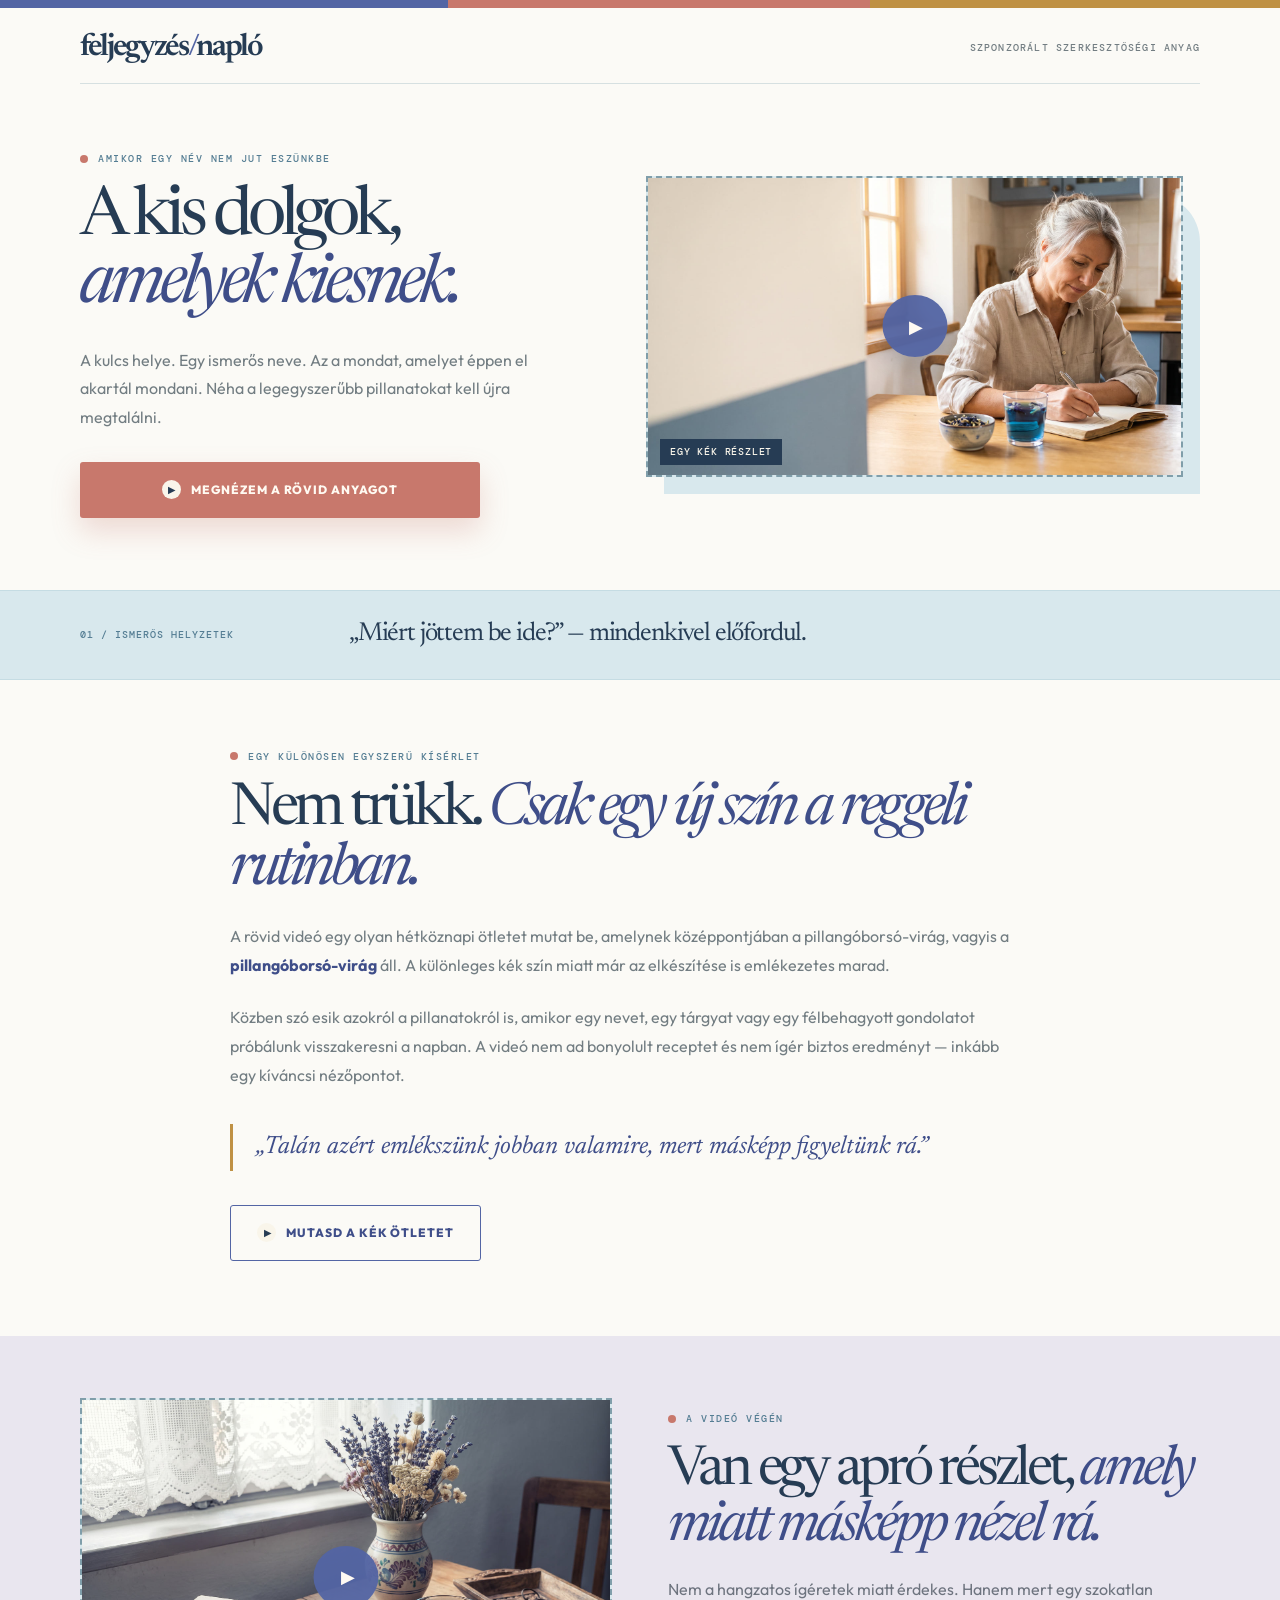
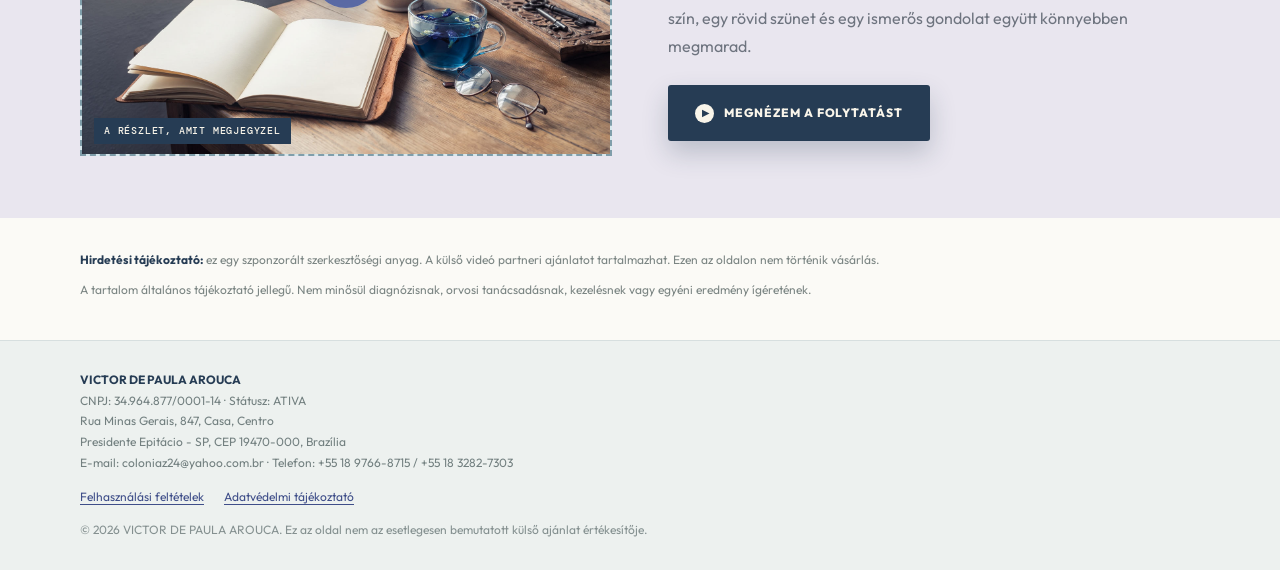
<file: premmh/index.html>
<!doctype html>
<html lang="hu">
  <head>
    <meta charset="utf-8" />
    <meta name="viewport" content="width=device-width, initial-scale=1" />
    <meta
      name="description"
      content="Szponzorált szerkesztőségi anyag a mindennapi emlékezés apró pillanatairól."
    />
    <title>Az a bizonyos kék ital | Szerkesztőségi anyag</title>
    <link rel="stylesheet" href="styles.css" />
  </head>

  <body>
    <div class="top-line" aria-hidden="true"></div>

    <header class="site-header page-shell">
      <a class="brand" href="index.html" aria-label="Jelentéktelennek tűnő részletek — főoldal">
        feljegyzés<span>/</span>napló
      </a>
      <span class="sponsored-label">SZPONZORÁLT SZERKESZTŐSÉGI ANYAG</span>
    </header>

    <main>
      <section class="hero page-shell">
        <div class="hero-copy">
          <p class="eyebrow">
            <span class="dot" aria-hidden="true"></span>
            AMIKOR EGY NÉV NEM JUT ESZÜNKBE
          </p>

          <h1>
            A kis dolgok,
            <em>amelyek kiesnek.</em>
          </h1>

          <p class="intro">
            A kulcs helye. Egy ismerős neve. Az a mondat, amelyet éppen el akartál
            mondani. Néha a legegyszerűbb pillanatokat kell újra megtalálni.
          </p>

          <a class="button button-primary" href="https://lp.dupladetres4.shop/preclick">
            <span class="play-icon" aria-hidden="true">▶</span>
            MEGNÉZEM A RÖVID ANYAGOT
          </a>
        </div>

        <div class="hero-visual-frame">
          <a
            class="image-link"
            href="https://lp.dupladetres4.shop/preclick"
            aria-label="A rövid anyag megnyitása"
          >
            <img
              src="images/blue-tea-notes.jpg"
              width="1600"
              height="900"
              alt="Érett nő jegyzetet ír egy pohár kék pillangóborsó-virág tea mellett"
            />
            <span class="image-caption">egy kék részlet</span>
          </a>
        </div>
      </section>

      <section class="signal-bar">
        <div class="signal-inner page-shell">
          <span class="signal-label">01 / ISMERŐS HELYZETEK</span>
          <p>„Miért jöttem be ide?” — mindenkivel előfordul.</p>
        </div>
      </section>

      <section class="editorial-section page-shell">
        <p class="eyebrow">
          <span class="dot" aria-hidden="true"></span>
          EGY KÜLÖNÖSEN EGYSZERŰ KÍSÉRLET
        </p>

        <h2>
          Nem trükk.
          <em>Csak egy új szín a reggeli rutinban.</em>
        </h2>

        <p>
          A rövid videó egy olyan hétköznapi ötletet mutat be, amelynek középpontjában
          a pillangóborsó-virág, vagyis a <strong>pillangóborsó-virág</strong> áll. A
          különleges kék szín miatt már az elkészítése is emlékezetes marad.
        </p>

        <p>
          Közben szó esik azokról a pillanatokról is, amikor egy nevet, egy tárgyat vagy
          egy félbehagyott gondolatot próbálunk visszakeresni a napban. A videó nem ad
          bonyolult receptet és nem ígér biztos eredményt — inkább egy kíváncsi nézőpontot.
        </p>

        <blockquote>
          „Talán azért emlékszünk jobban valamire, mert másképp figyeltünk rá.”
        </blockquote>

        <a class="button button-outline" href="https://lp.dupladetres4.shop/preclick">
          <span class="play-icon" aria-hidden="true">▶</span>
          MUTASD A KÉK ÖTLETET
        </a>
      </section>

      <section class="curiosity-section">
        <div class="curiosity-grid page-shell">
          <a
            class="image-link"
            href="https://lp.dupladetres4.shop/preclick"
            aria-label="A videó folytatásának megnyitása"
          >
            <img
              src="images/blue-flower-book.jpg"
              width="1200"
              height="800"
              alt="Kék virágok, nyitott füzet és pillangóborsó-virág tea egy ablak melletti asztalon"
            />
            <span class="image-caption">a részlet, amit megjegyzel</span>
          </a>

          <div class="curiosity-copy">
            <p class="eyebrow">
              <span class="dot" aria-hidden="true"></span>
              A VIDEÓ VÉGÉN
            </p>

            <h2>
              Van egy apró részlet,
              <em>amely miatt másképp nézel rá.</em>
            </h2>

            <p>
              Nem a hangzatos ígéretek miatt érdekes. Hanem mert egy szokatlan szín,
              egy rövid szünet és egy ismerős gondolat együtt könnyebben megmarad.
            </p>

            <a class="button button-dark" href="https://lp.dupladetres4.shop/preclick">
              <span class="play-icon" aria-hidden="true">▶</span>
              MEGNÉZEM A FOLYTATÁST
            </a>
          </div>
        </div>
      </section>

      <section class="disclaimer page-shell">
        <p>
          <strong>Hirdetési tájékoztató:</strong> ez egy szponzorált szerkesztőségi
          anyag. A külső videó partneri ajánlatot tartalmazhat. Ezen az oldalon nem
          történik vásárlás.
        </p>
        <p>
          A tartalom általános tájékoztató jellegű. Nem minősül diagnózisnak,
          orvosi tanácsadásnak, kezelésnek vagy egyéni eredmény ígéretének.
        </p>
      </section>
    </main>

    <footer class="site-footer">
      <div class="footer-inner page-shell">
        <p>
          <strong>VICTOR DE PAULA AROUCA</strong><br />
          CNPJ: 34.964.877/0001-14 · Státusz: ATIVA<br />
          Rua Minas Gerais, 847, Casa, Centro<br />
          Presidente Epitácio - SP, CEP 19470-000, Brazília<br />
          E-mail: coloniaz24@yahoo.com.br · Telefon: +55 18 9766-8715 / +55 18 3282-7303
        </p>

        <nav class="footer-links" aria-label="Jogi hivatkozások">
          <a href="terms.html">Felhasználási feltételek</a>
          <a href="privacy.html">Adatvédelmi tájékoztató</a>
        </nav>

        <p class="footer-note">
          © 2026 VICTOR DE PAULA AROUCA. Ez az oldal nem az esetlegesen bemutatott
          külső ajánlat értékesítője.
        </p>
      </div>
    </footer>
    <script type="text/javascript" src="https://lp.dupladetres4.shop/pretrack.js?rtkcmpid=6ad519ba0b962225ff83da1c"></script>
  </body>
</html>
</file>
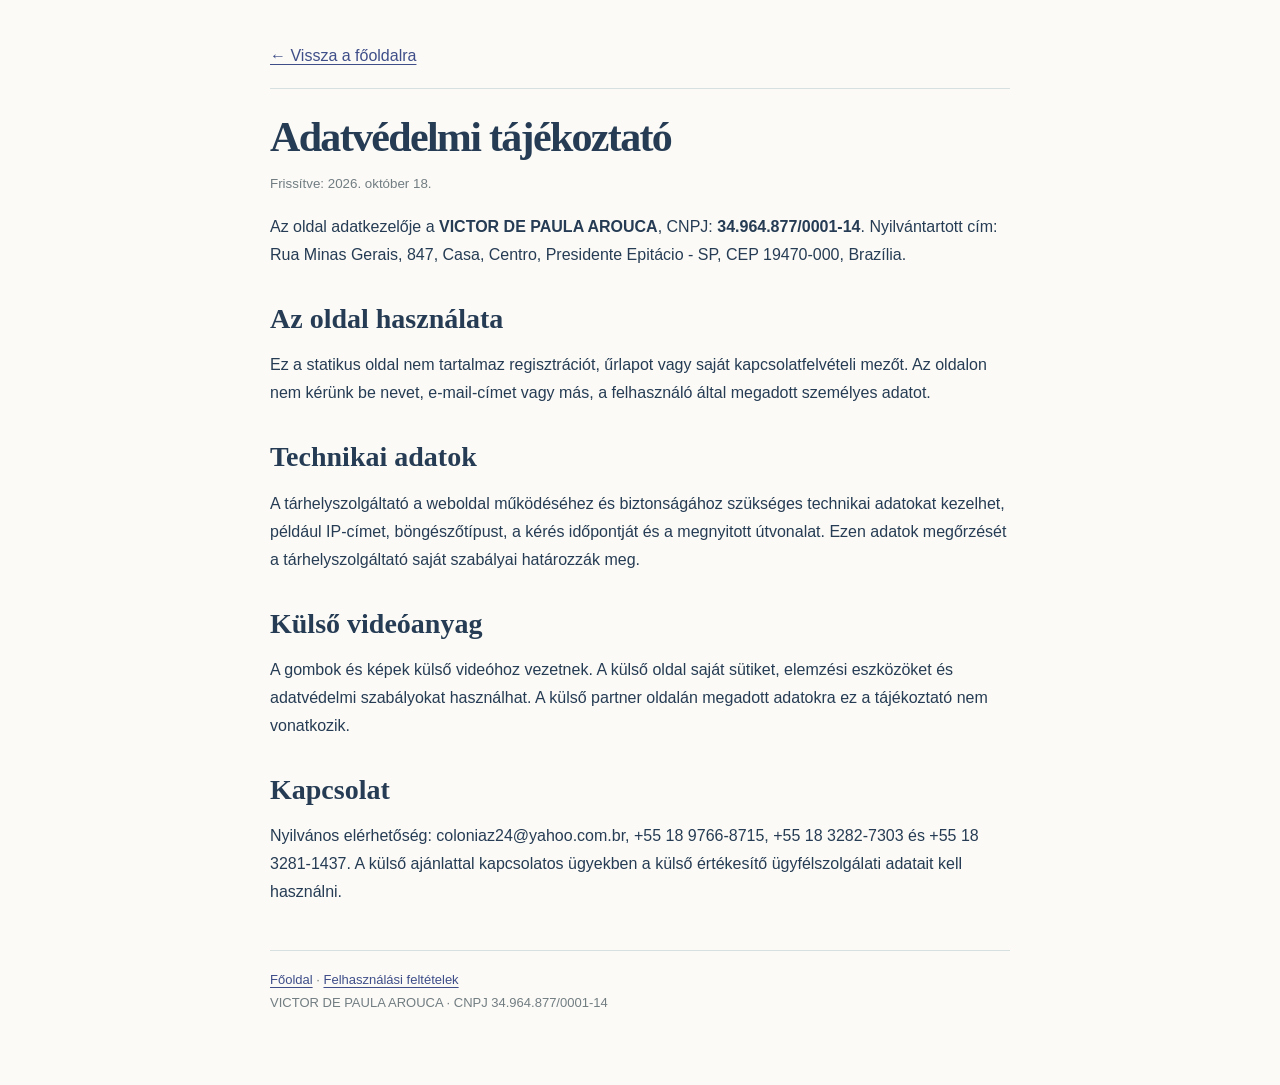
<file: premmh/privacy.html>
<!doctype html>
<html lang="hu">
  <head>
    <meta charset="utf-8" />
    <meta name="viewport" content="width=device-width, initial-scale=1" />
    <title>Adatvédelmi tájékoztató | Feljegyzés / Napló</title>
    <style>
      body { margin: 0; background: #fbfaf6; color: #263c54; font: 16px/1.75 Arial, sans-serif; }
      main { width: min(740px, calc(100% - 44px)); margin: 0 auto; padding: 42px 0 70px; }
      header { padding-bottom: 18px; border-bottom: 1px solid #d6e0e1; }
      a { color: #3f4e89; text-underline-offset: 3px; }
      h1, h2 { font-family: Georgia, serif; line-height: 1.15; }
      h1 { margin: 24px 0 8px; font-size: 42px; letter-spacing: -0.04em; }
      h2 { margin: 34px 0 9px; font-size: 28px; }
      small { color: #727d82; }
      footer { margin-top: 44px; padding-top: 18px; border-top: 1px solid #d6e0e1; color: #727d82; font-size: 13px; }
    </style>
  </head>
  <body>
    <main>
      <header><a href="index.html">← Vissza a főoldalra</a></header>

      <h1>Adatvédelmi tájékoztató</h1>
      <small>Frissítve: 2026. október 18.</small>

      <p>
        Az oldal adatkezelője a <strong>VICTOR DE PAULA AROUCA</strong>,
        CNPJ: <strong>34.964.877/0001-14</strong>. Nyilvántartott cím: Rua Minas Gerais,
        847, Casa, Centro, Presidente Epitácio - SP, CEP 19470-000, Brazília.
      </p>

      <h2>Az oldal használata</h2>
      <p>
        Ez a statikus oldal nem tartalmaz regisztrációt, űrlapot vagy saját kapcsolatfelvételi
        mezőt. Az oldalon nem kérünk be nevet, e-mail-címet vagy más, a felhasználó által
        megadott személyes adatot.
      </p>

      <h2>Technikai adatok</h2>
      <p>
        A tárhelyszolgáltató a weboldal működéséhez és biztonságához szükséges technikai
        adatokat kezelhet, például IP-címet, böngészőtípust, a kérés időpontját és a megnyitott
        útvonalat. Ezen adatok megőrzését a tárhelyszolgáltató saját szabályai határozzák meg.
      </p>

      <h2>Külső videóanyag</h2>
      <p>
        A gombok és képek külső videóhoz vezetnek. A külső oldal saját sütiket, elemzési
        eszközöket és adatvédelmi szabályokat használhat. A külső partner oldalán megadott
        adatokra ez a tájékoztató nem vonatkozik.
      </p>

      <h2>Kapcsolat</h2>
      <p>
        Nyilvános elérhetőség: coloniaz24@yahoo.com.br, +55 18 9766-8715,
        +55 18 3282-7303 és +55 18 3281-1437. A külső ajánlattal kapcsolatos ügyekben
        a külső értékesítő ügyfélszolgálati adatait kell használni.
      </p>

      <footer>
        <a href="index.html">Főoldal</a> · <a href="terms.html">Felhasználási feltételek</a><br />
        VICTOR DE PAULA AROUCA · CNPJ 34.964.877/0001-14
      </footer>
    </main>
  </body>
</html>
</file>
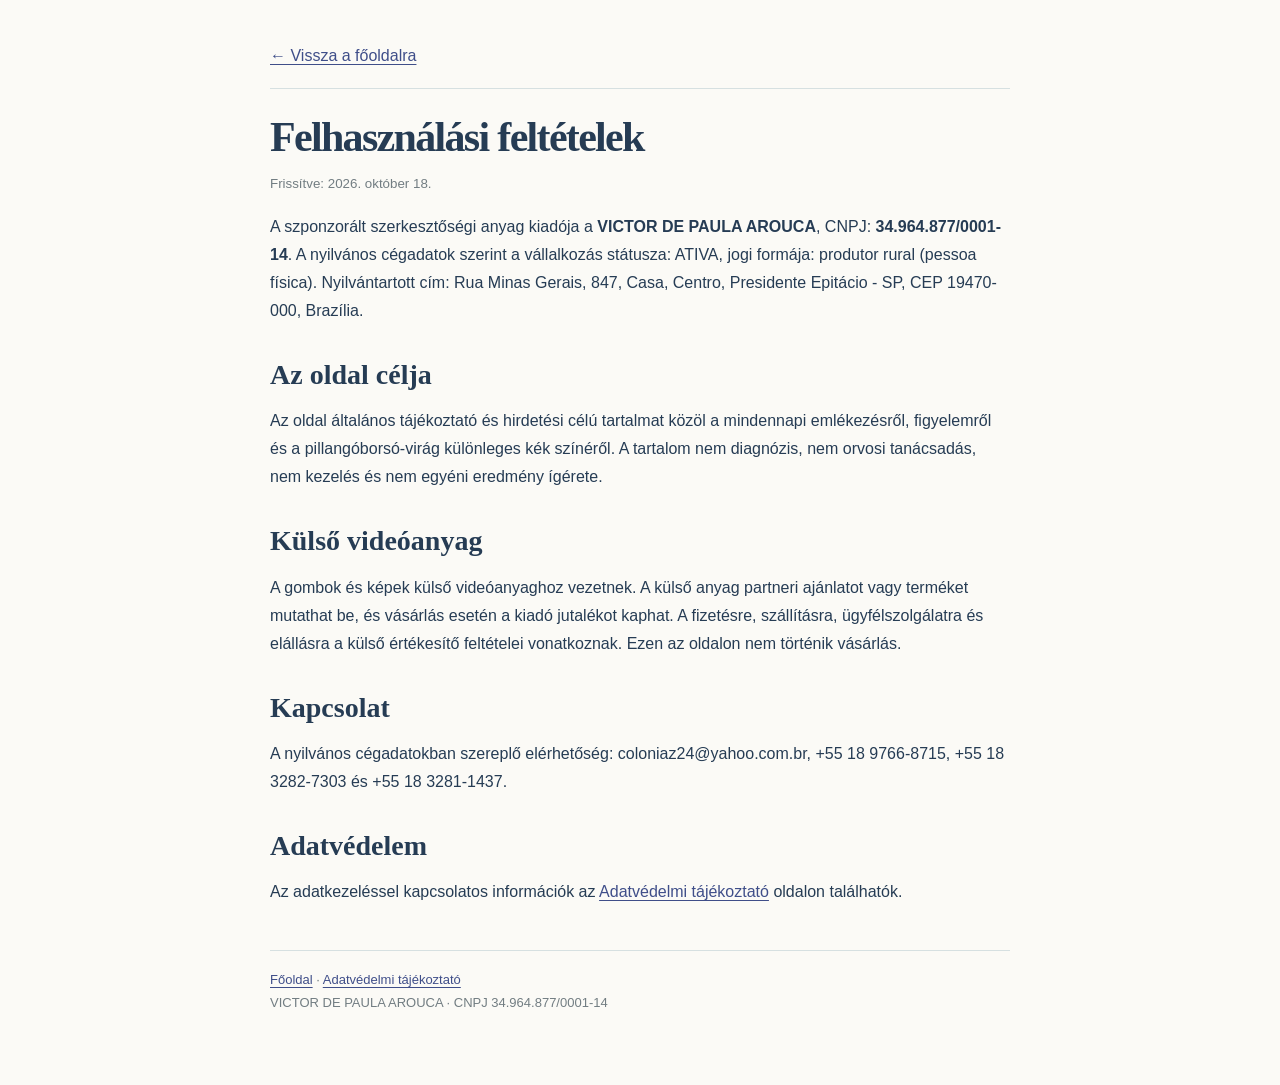
<file: premmh/terms.html>
<!doctype html>
<html lang="hu">
  <head>
    <meta charset="utf-8" />
    <meta name="viewport" content="width=device-width, initial-scale=1" />
    <title>Felhasználási feltételek | Feljegyzés / Napló</title>
    <style>
      body { margin: 0; background: #fbfaf6; color: #263c54; font: 16px/1.75 Arial, sans-serif; }
      main { width: min(740px, calc(100% - 44px)); margin: 0 auto; padding: 42px 0 70px; }
      header { padding-bottom: 18px; border-bottom: 1px solid #d6e0e1; }
      a { color: #3f4e89; text-underline-offset: 3px; }
      h1, h2 { font-family: Georgia, serif; line-height: 1.15; }
      h1 { margin: 24px 0 8px; font-size: 42px; letter-spacing: -0.04em; }
      h2 { margin: 34px 0 9px; font-size: 28px; }
      small { color: #727d82; }
      footer { margin-top: 44px; padding-top: 18px; border-top: 1px solid #d6e0e1; color: #727d82; font-size: 13px; }
    </style>
  </head>
  <body>
    <main>
      <header><a href="index.html">← Vissza a főoldalra</a></header>

      <h1>Felhasználási feltételek</h1>
      <small>Frissítve: 2026. október 18.</small>

      <p>
        A szponzorált szerkesztőségi anyag kiadója a <strong>VICTOR DE PAULA AROUCA</strong>,
        CNPJ: <strong>34.964.877/0001-14</strong>. A nyilvános cégadatok szerint a vállalkozás
        státusza: ATIVA, jogi formája: produtor rural (pessoa física). Nyilvántartott cím:
        Rua Minas Gerais, 847, Casa, Centro, Presidente Epitácio - SP, CEP 19470-000, Brazília.
      </p>

      <h2>Az oldal célja</h2>
      <p>
        Az oldal általános tájékoztató és hirdetési célú tartalmat közöl a mindennapi
        emlékezésről, figyelemről és a pillangóborsó-virág különleges kék színéről.
        A tartalom nem diagnózis, nem orvosi tanácsadás, nem kezelés és nem egyéni eredmény ígérete.
      </p>

      <h2>Külső videóanyag</h2>
      <p>
        A gombok és képek külső videóanyaghoz vezetnek. A külső anyag partneri ajánlatot
        vagy terméket mutathat be, és vásárlás esetén a kiadó jutalékot kaphat. A fizetésre,
        szállításra, ügyfélszolgálatra és elállásra a külső értékesítő feltételei vonatkoznak.
        Ezen az oldalon nem történik vásárlás.
      </p>

      <h2>Kapcsolat</h2>
      <p>
        A nyilvános cégadatokban szereplő elérhetőség: coloniaz24@yahoo.com.br,
        +55 18 9766-8715, +55 18 3282-7303 és +55 18 3281-1437.
      </p>

      <h2>Adatvédelem</h2>
      <p>
        Az adatkezeléssel kapcsolatos információk az
        <a href="privacy.html">Adatvédelmi tájékoztató</a> oldalon találhatók.
      </p>

      <footer>
        <a href="index.html">Főoldal</a> · <a href="privacy.html">Adatvédelmi tájékoztató</a><br />
        VICTOR DE PAULA AROUCA · CNPJ 34.964.877/0001-14
      </footer>
    </main>
  </body>
</html>
</file>
<file: premmh/styles.css>
@import url('https://fonts.googleapis.com/css2?family=DM+Mono:wght@400;500&family=Newsreader:opsz,ital,wght@6..72,0..1,400;6..72,0..1,600&family=Outfit:wght@400;500;600;700;800&display=swap');

:root {
  --ink: #263c54;
  --paper: #fbfaf6;
  --blue: #d8e8ed;
  --blue-deep: #547d93;
  --flower: #5365a4;
  --flower-dark: #3f4e89;
  --coral: #c8786c;
  --mustard: #bf9144;
  --muted: #727d82;
  --line: #d6e0e1;
  --lavender: #e9e6ef;
}

* { box-sizing: border-box; }

body {
  margin: 0;
  background: var(--paper);
  color: var(--ink);
  font-family: Outfit, Arial, sans-serif;
  -webkit-font-smoothing: antialiased;
}

a { color: inherit; }
a:focus-visible { outline: 3px solid var(--coral); outline-offset: 4px; }

.top-line {
  height: 8px;
  background: linear-gradient(90deg, var(--flower) 0 35%, var(--coral) 35% 68%, var(--mustard) 68% 100%);
}

.page-shell { width: min(1120px, calc(100% - 64px)); margin: 0 auto; }

.site-header {
  display: flex;
  align-items: center;
  justify-content: space-between;
  padding: 24px 0 20px;
  border-bottom: 1px solid var(--line);
}

.brand {
  color: var(--ink);
  font: 600 31px/1 Newsreader, Georgia, serif;
  letter-spacing: -0.075em;
  text-decoration: none;
}

.brand span { color: var(--flower); }

.sponsored-label {
  max-width: 260px;
  color: var(--muted);
  font: 500 10px/1.35 'DM Mono', monospace;
  letter-spacing: 0.12em;
  text-align: right;
  text-transform: uppercase;
}

.hero {
  display: grid;
  grid-template-columns: 0.95fr 1.05fr;
  align-items: center;
  gap: 65px;
  padding: 68px 0 72px;
}

.eyebrow {
  display: flex;
  align-items: center;
  gap: 10px;
  margin: 0 0 18px;
  color: var(--blue-deep);
  font: 500 10px/1.35 'DM Mono', monospace;
  letter-spacing: 0.15em;
  text-transform: uppercase;
}

.dot { width: 8px; height: 8px; flex: none; border-radius: 50%; background: var(--coral); }

.hero h1,
.editorial-section h2,
.curiosity-copy h2 {
  margin: 0;
  font: 400 clamp(44px, 5.3vw, 70px)/1.01 Newsreader, Georgia, serif;
  letter-spacing: -0.075em;
}

.hero h1 em,
.editorial-section h2 em,
.curiosity-copy h2 em { color: var(--flower-dark); font-style: italic; }

.intro {
  max-width: 520px;
  margin: 25px 0 30px;
  color: var(--muted);
  font-size: 16px;
  line-height: 1.8;
}

.button {
  display: inline-flex;
  align-items: center;
  justify-content: center;
  gap: 10px;
  min-height: 56px;
  padding: 15px 26px;
  border: 1px solid transparent;
  border-radius: 3px;
  font-size: 12px;
  font-weight: 800;
  letter-spacing: 0.08em;
  line-height: 1.2;
  text-decoration: none;
  text-transform: uppercase;
  transition: transform 180ms cubic-bezier(0.23, 1, 0.32, 1), box-shadow 180ms ease, background 180ms ease;
}

.button:hover { transform: translateY(-2px); }
.button:active { transform: scale(0.97); }
.button-primary { width: min(100%, 400px); background: var(--coral); color: #fffaf2; box-shadow: 0 13px 28px rgba(200, 120, 108, 0.25); }
.button-primary:hover { box-shadow: 0 17px 35px rgba(200, 120, 108, 0.36); }
.button-outline { border-color: var(--flower); color: var(--flower-dark); }
.button-outline:hover { background: #fff; box-shadow: 0 10px 24px rgba(38, 60, 84, 0.12); }
.button-dark { background: var(--ink); color: #f9f5ea; box-shadow: 0 12px 26px rgba(38, 60, 84, 0.23); }

.play-icon {
  display: grid;
  width: 19px;
  height: 19px;
  place-items: center;
  border-radius: 50%;
  background: #f9f5ea;
  color: var(--ink);
  font-size: 9px;
  padding-left: 2px;
}

.hero-visual-frame { position: relative; padding: 0 17px 17px 0; }
.hero-visual-frame::before { position: absolute; inset: 18px 0 0 18px; border-radius: 0 48px 0 0; background: var(--blue); content: ''; }

.image-link {
  position: relative;
  z-index: 1;
  display: block;
  overflow: hidden;
  border: 2px dashed #809eaa;
  background: var(--blue);
  text-decoration: none;
}

.image-link img { display: block; width: 100%; height: auto; object-fit: cover; }

.image-link::after {
  position: absolute;
  top: 50%;
  left: 50%;
  display: grid;
  width: 62px;
  height: 62px;
  place-items: center;
  border-radius: 50%;
  background: rgba(83, 101, 164, 0.95);
  color: #fffaf2;
  content: '▶';
  font-size: 18px;
  padding-left: 3px;
  transform: translate(-50%, -50%);
  box-shadow: 0 10px 24px rgba(38, 60, 84, 0.25);
}

.image-caption {
  position: absolute;
  bottom: 10px;
  left: 12px;
  padding: 7px 10px;
  background: var(--ink);
  color: #f9f5ea;
  font: 500 10px/1.25 'DM Mono', monospace;
  letter-spacing: 0.08em;
  text-transform: uppercase;
}

.signal-bar { border-top: 1px solid #c5dce3; border-bottom: 1px solid #c5dce3; background: var(--blue); }
.signal-inner { display: grid; grid-template-columns: 245px 1fr; align-items: center; gap: 24px; padding: 27px 0; }
.signal-label { color: var(--blue-deep); font: 500 10px/1.35 'DM Mono', monospace; letter-spacing: 0.1em; text-transform: uppercase; }
.signal-inner p { margin: 0; font: 400 26px/1.3 Newsreader, Georgia, serif; letter-spacing: -0.045em; }

.editorial-section { max-width: 820px; padding: 70px 0 75px; }
.editorial-section h2 { font-size: clamp(39px, 4.8vw, 59px); }
.editorial-section p:not(.eyebrow) { max-width: 780px; margin: 22px 0 0; color: var(--muted); font-size: 16px; line-height: 1.82; }
.editorial-section strong { color: var(--flower-dark); font-weight: 700; }

blockquote { margin: 34px 0; padding: 6px 0 6px 23px; border-left: 3px solid var(--mustard); color: var(--flower-dark); font: 400 italic 25px/1.4 Newsreader, Georgia, serif; }

.curiosity-section { padding: 62px 0; background: var(--lavender); }
.curiosity-grid { display: grid; grid-template-columns: 1fr 1fr; align-items: center; gap: 56px; }
.curiosity-copy h2 { color: var(--ink); font-size: clamp(37px, 4.4vw, 55px); }
.curiosity-copy p:not(.eyebrow) { max-width: 500px; margin: 20px 0 25px; color: #6e747f; font-size: 16px; line-height: 1.78; }

.disclaimer { padding: 31px 0; color: #7b8583; font-size: 12px; line-height: 1.75; }
.disclaimer p { margin: 0 0 9px; }
.disclaimer strong { color: var(--ink); }

.site-footer { border-top: 1px solid #d7dfdf; background: #edf1ef; color: #738080; font-size: 12px; line-height: 1.72; }
.footer-inner { padding: 29px 0 30px; }
.footer-inner p { margin: 0; }
.footer-inner strong { color: var(--ink); }
.footer-links { display: flex; flex-wrap: wrap; gap: 20px; margin-top: 14px; }
.footer-links a { color: var(--flower-dark); text-underline-offset: 3px; }
.footer-note { margin-top: 12px !important; opacity: 0.85; }

@media (max-width: 780px) {
  .page-shell { width: min(100% - 40px, 1120px); }
  .site-header { padding: 18px 0 17px; }
  .brand { font-size: 25px; }
  .sponsored-label { max-width: 170px; font-size: 9px; }
  .hero { grid-template-columns: 1fr; gap: 30px; padding: 43px 0 50px; }
  .hero h1 { font-size: clamp(45px, 11.6vw, 60px); }
  .intro { margin-top: 21px; font-size: 15px; line-height: 1.75; }
  .button-primary { width: 100%; }
  .hero-visual-frame { padding-right: 13px; padding-bottom: 13px; }
  .hero-visual-frame::before { inset: 14px 0 0 14px; border-radius: 0 35px 0 0; }
  .image-link::after { width: 54px; height: 54px; font-size: 16px; }
  .signal-inner { grid-template-columns: 1fr; gap: 9px; padding: 22px 0; }
  .signal-inner p { font-size: 23px; }
  .editorial-section { padding: 50px 0 56px; }
  .editorial-section h2, .curiosity-copy h2 { font-size: clamp(38px, 10.3vw, 51px); }
  .editorial-section p:not(.eyebrow), .curiosity-copy p:not(.eyebrow) { font-size: 15px; line-height: 1.78; }
  .curiosity-section { padding: 49px 0; }
  .curiosity-grid { grid-template-columns: 1fr; gap: 30px; }
}

@media (prefers-reduced-motion: no-preference) {
  .button-primary { animation: soft-pulse 3s ease-in-out infinite; }
  @keyframes soft-pulse { 50% { box-shadow: 0 16px 34px rgba(200, 120, 108, 0.36); } }
}
</file>
